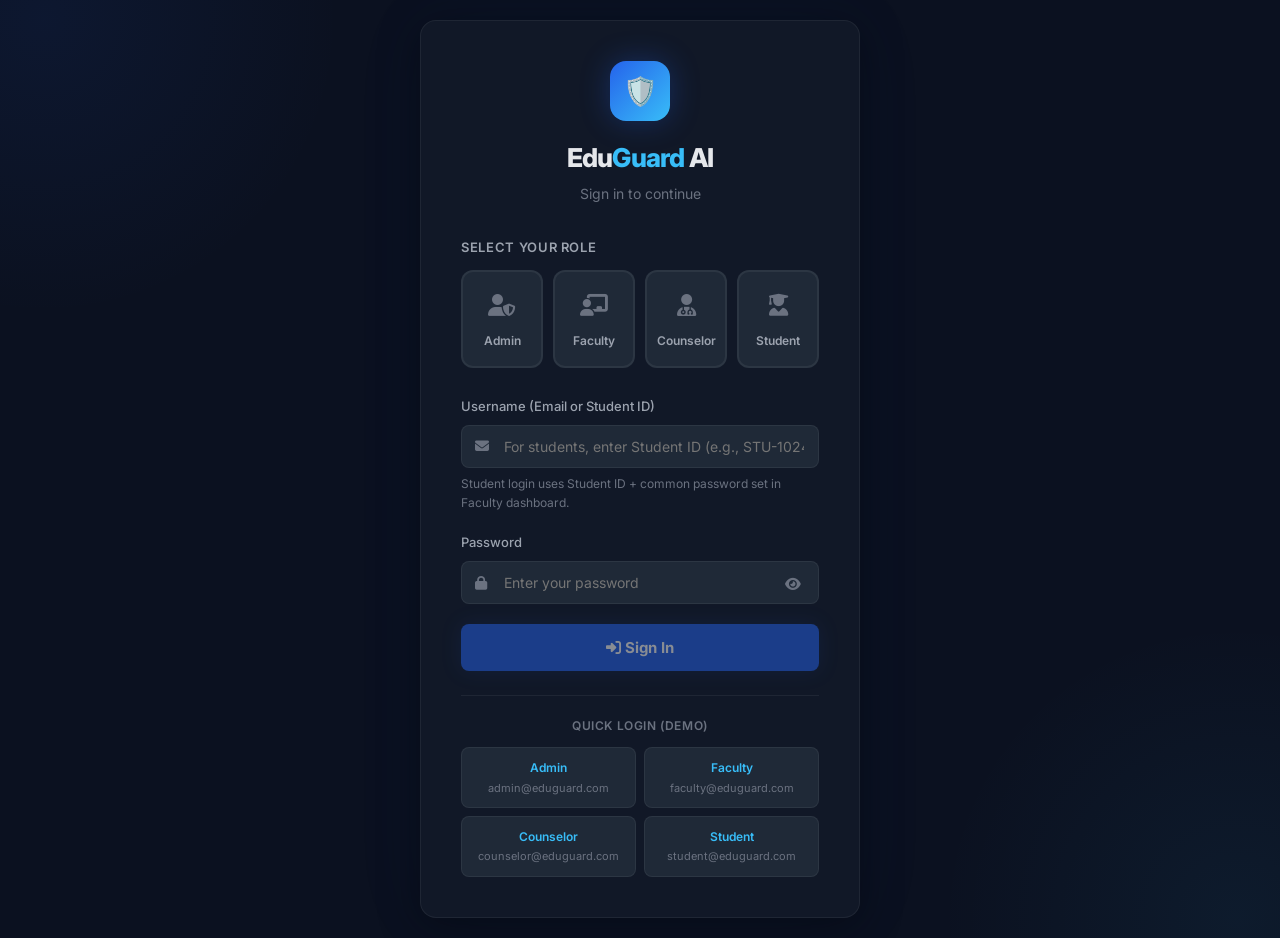
<file: frontend/login.html>
<!DOCTYPE html>
<html lang="en">

<head>
    <meta charset="UTF-8" />
    <meta name="viewport" content="width=device-width, initial-scale=1.0" />
    <title>EduGuard AI — Sign In</title>
    <meta name="description" content="Sign in to EduGuard AI Student Dropout Prediction and Counseling System" />
    <link rel="stylesheet" href="styles.css" />
    <link rel="stylesheet" href="https://cdnjs.cloudflare.com/ajax/libs/font-awesome/6.5.1/css/all.min.css" />
    <style>
        /* ===== Login Page Styles ===== */
        .login-page {
            min-height: 100vh;
            display: flex;
            align-items: center;
            justify-content: center;
            background: var(--bg-primary);
            position: relative;
            overflow: hidden;
        }

        .login-page::before {
            content: '';
            position: absolute;
            top: -30%;
            left: -20%;
            width: 600px;
            height: 600px;
            background: radial-gradient(circle, rgba(37, 99, 235, 0.08) 0%, transparent 70%);
            pointer-events: none;
        }

        .login-page::after {
            content: '';
            position: absolute;
            bottom: -30%;
            right: -20%;
            width: 600px;
            height: 600px;
            background: radial-gradient(circle, rgba(56, 189, 248, 0.06) 0%, transparent 70%);
            pointer-events: none;
        }

        .login-container {
            width: 100%;
            max-width: 480px;
            padding: 20px;
            position: relative;
            z-index: 2;
            animation: fadeInUp 0.6s ease;
        }

        @keyframes fadeInUp {
            from {
                opacity: 0;
                transform: translateY(24px);
            }

            to {
                opacity: 1;
                transform: translateY(0);
            }
        }

        .login-card {
            background: var(--bg-secondary);
            border: 1px solid var(--border-color);
            border-radius: var(--radius-lg);
            padding: 40px;
            box-shadow: 0 8px 40px rgba(0, 0, 0, 0.4), 0 0 80px rgba(37, 99, 235, 0.05);
        }

        .login-logo {
            text-align: center;
            margin-bottom: 32px;
        }

        .login-logo .logo-icon {
            width: 60px;
            height: 60px;
            margin: 0 auto 16px;
            background: linear-gradient(135deg, var(--accent-primary), var(--accent-secondary));
            border-radius: 16px;
            display: flex;
            align-items: center;
            justify-content: center;
            font-size: 28px;
            box-shadow: 0 0 30px rgba(37, 99, 235, 0.3);
        }

        .login-logo h1 {
            font-size: 26px;
            font-weight: 800;
            letter-spacing: -0.03em;
        }

        .login-logo h1 span {
            color: var(--accent-secondary);
        }

        .login-logo p {
            color: var(--text-muted);
            font-size: 14px;
            margin-top: 4px;
        }

        /* Role Selector */
        .role-selector {
            margin-bottom: 28px;
        }

        .role-selector label {
            display: block;
            font-size: 13px;
            font-weight: 600;
            color: var(--text-secondary);
            margin-bottom: 12px;
            text-transform: uppercase;
            letter-spacing: 0.05em;
        }

        .role-grid {
            display: grid;
            grid-template-columns: repeat(4, 1fr);
            gap: 10px;
        }

        .role-card {
            background: var(--bg-card);
            border: 2px solid var(--border-color);
            border-radius: var(--radius);
            padding: 16px 8px;
            text-align: center;
            cursor: pointer;
            transition: all 0.3s cubic-bezier(0.4, 0, 0.2, 1);
            position: relative;
            overflow: hidden;
        }

        .role-card:hover {
            border-color: rgba(37, 99, 235, 0.3);
            background: rgba(37, 99, 235, 0.05);
            transform: translateY(-2px);
        }

        .role-card.selected {
            border-color: var(--accent-primary);
            background: rgba(37, 99, 235, 0.1);
            box-shadow: 0 0 20px rgba(37, 99, 235, 0.15), inset 0 0 20px rgba(37, 99, 235, 0.05);
        }

        .role-card.selected::after {
            content: '✓';
            position: absolute;
            top: 6px;
            right: 8px;
            font-size: 11px;
            color: var(--accent-secondary);
            font-weight: 700;
            background: rgba(37, 99, 235, 0.2);
            width: 18px;
            height: 18px;
            border-radius: 50%;
            display: flex;
            align-items: center;
            justify-content: center;
        }

        .role-card .role-icon {
            font-size: 22px;
            margin-bottom: 8px;
            color: var(--text-muted);
            transition: color 0.3s;
        }

        .role-card.selected .role-icon {
            color: var(--accent-secondary);
        }

        .role-card .role-name {
            font-size: 12px;
            font-weight: 600;
            color: var(--text-secondary);
            transition: color 0.3s;
        }

        .role-card.selected .role-name {
            color: var(--text-primary);
        }

        /* Login Form */
        .login-form .form-group {
            margin-bottom: 20px;
        }

        .login-form .form-group label {
            display: block;
            font-size: 13px;
            font-weight: 500;
            color: var(--text-secondary);
            margin-bottom: 8px;
        }

        .login-form .input-wrapper {
            position: relative;
        }

        .login-form .input-wrapper .input-icon {
            position: absolute;
            left: 14px;
            top: 50%;
            transform: translateY(-50%);
            color: var(--text-muted);
            font-size: 14px;
            transition: color 0.3s;
        }

        .login-form .input-wrapper input {
            width: 100%;
            background: var(--bg-card);
            border: 1px solid var(--border-color);
            border-radius: var(--radius-sm);
            padding: 12px 14px 12px 42px;
            color: var(--text-primary);
            font-size: 14px;
            transition: all 0.3s cubic-bezier(0.4, 0, 0.2, 1);
        }

        .login-form .input-wrapper input:focus {
            border-color: var(--accent-primary);
            box-shadow: 0 0 0 3px rgba(37, 99, 235, 0.15);
        }

        .login-form .input-wrapper input:focus+.input-icon,
        .login-form .input-wrapper input:focus~.input-icon {
            color: var(--accent-primary);
        }

        .password-toggle {
            position: absolute;
            right: 14px;
            top: 50%;
            transform: translateY(-50%);
            background: none;
            border: none;
            color: var(--text-muted);
            cursor: pointer;
            font-size: 14px;
            padding: 4px;
            transition: color 0.3s;
        }

        .password-toggle:hover {
            color: var(--text-primary);
        }

        /* Login Button */
        .login-btn {
            width: 100%;
            padding: 14px;
            background: var(--accent-primary);
            color: #fff;
            border: none;
            border-radius: var(--radius-sm);
            font-size: 15px;
            font-weight: 700;
            cursor: pointer;
            transition: all 0.3s cubic-bezier(0.4, 0, 0.2, 1);
            display: flex;
            align-items: center;
            justify-content: center;
            gap: 10px;
            box-shadow: 0 0 20px rgba(37, 99, 235, 0.2);
            position: relative;
            overflow: hidden;
        }

        .login-btn:hover:not(:disabled) {
            background: #1D4ED8;
            box-shadow: 0 0 30px rgba(37, 99, 235, 0.4);
            transform: translateY(-1px);
        }

        .login-btn:disabled {
            opacity: 0.5;
            cursor: not-allowed;
            transform: none;
        }

        .login-btn.loading {
            pointer-events: none;
        }

        .login-btn .spinner {
            display: none;
            width: 18px;
            height: 18px;
            border: 2px solid rgba(255, 255, 255, 0.3);
            border-top-color: #fff;
            border-radius: 50%;
            animation: spin 0.6s linear infinite;
        }

        .login-btn.loading .spinner {
            display: block;
        }

        .login-btn.loading .btn-text {
            display: none;
        }

        @keyframes spin {
            to {
                transform: rotate(360deg);
            }
        }

        /* Error Message */
        .login-error {
            background: rgba(239, 68, 68, 0.1);
            border: 1px solid rgba(239, 68, 68, 0.2);
            border-radius: var(--radius-sm);
            padding: 12px 16px;
            color: #EF4444;
            font-size: 13px;
            font-weight: 500;
            margin-bottom: 20px;
            display: none;
            align-items: center;
            gap: 10px;
        }

        .login-error.visible {
            display: flex;
            animation: shakeError 0.5s ease;
        }

        @keyframes shakeError {

            0%,
            100% {
                transform: translateX(0);
            }

            15%,
            45%,
            75% {
                transform: translateX(-6px);
            }

            30%,
            60%,
            90% {
                transform: translateX(6px);
            }
        }

        /* Demo Credentials */
        .demo-credentials {
            margin-top: 24px;
            padding-top: 20px;
            border-top: 1px solid var(--border-color);
        }

        .demo-credentials h4 {
            font-size: 12px;
            font-weight: 600;
            color: var(--text-muted);
            text-transform: uppercase;
            letter-spacing: 0.05em;
            margin-bottom: 12px;
            text-align: center;
        }

        .demo-grid {
            display: grid;
            grid-template-columns: repeat(2, 1fr);
            gap: 8px;
        }

        .demo-item {
            background: var(--bg-card);
            border: 1px solid var(--border-color);
            border-radius: var(--radius-sm);
            padding: 10px 12px;
            cursor: pointer;
            transition: all 0.2s;
            text-align: center;
        }

        .demo-item:hover {
            border-color: var(--accent-primary);
            background: rgba(37, 99, 235, 0.05);
        }

        .demo-item .demo-role {
            font-size: 12px;
            font-weight: 600;
            color: var(--accent-secondary);
            margin-bottom: 2px;
        }

        .demo-item .demo-email {
            font-size: 11px;
            color: var(--text-muted);
        }

        /* Responsive */
        @media (max-width: 480px) {
            .login-card {
                padding: 28px 20px;
            }

            .role-grid {
                grid-template-columns: repeat(2, 1fr);
            }
        }
    </style>
</head>

<body>

    <div class="login-page">
        <div class="login-container">
            <div class="login-card">

                <!-- Logo -->
                <div class="login-logo">
                    <div class="logo-icon">🛡️</div>
                    <h1>Edu<span>Guard</span> AI</h1>
                    <p>Sign in to continue</p>
                </div>

                <!-- Role Selector -->
                <div class="role-selector">
                    <label>Select Your Role</label>
                    <div class="role-grid">
                        <div class="role-card" data-role="admin" onclick="selectRole('admin', this)">
                            <div class="role-icon"><i class="fas fa-user-shield"></i></div>
                            <div class="role-name">Admin</div>
                        </div>
                        <div class="role-card" data-role="faculty" onclick="selectRole('faculty', this)">
                            <div class="role-icon"><i class="fas fa-chalkboard-teacher"></i></div>
                            <div class="role-name">Faculty</div>
                        </div>
                        <div class="role-card" data-role="counselor" onclick="selectRole('counselor', this)">
                            <div class="role-icon"><i class="fas fa-user-md"></i></div>
                            <div class="role-name">Counselor</div>
                        </div>
                        <div class="role-card" data-role="student" onclick="selectRole('student', this)">
                            <div class="role-icon"><i class="fas fa-user-graduate"></i></div>
                            <div class="role-name">Student</div>
                        </div>
                    </div>
                </div>

                <!-- Error Message -->
                <div class="login-error" id="loginError">
                    <i class="fas fa-exclamation-circle"></i>
                    <span id="loginErrorText">Invalid credentials. Please try again.</span>
                </div>

                <!-- Login Form -->
                <form class="login-form" id="loginForm" onsubmit="handleLogin(event)">
                    <div class="form-group">
                        <label for="loginEmail">Username (Email or Student ID)</label>
                        <div class="input-wrapper">
                            <input type="text" id="loginEmail" placeholder="For students, enter Student ID (e.g., STU-1024)" required
                                autocomplete="username" />
                            <i class="fas fa-envelope input-icon"></i>
                        </div>
                        <div class="text-muted" style="font-size:12px;margin-top:6px;">
                            Student login uses Student ID + common password set in Faculty dashboard.
                        </div>
                    </div>

                    <div class="form-group">
                        <label for="loginPassword">Password</label>
                        <div class="input-wrapper">
                            <input type="password" id="loginPassword" placeholder="Enter your password" required
                                autocomplete="current-password" />
                            <i class="fas fa-lock input-icon"></i>
                            <button type="button" class="password-toggle" onclick="togglePassword()"
                                title="Show/Hide Password">
                                <i class="fas fa-eye" id="passwordToggleIcon"></i>
                            </button>
                        </div>
                    </div>

                    <button type="submit" class="login-btn" id="loginBtn" disabled>
                        <span class="spinner"></span>
                        <span class="btn-text"><i class="fas fa-sign-in-alt"></i> Sign In</span>
                    </button>
                </form>

                <!-- Demo Credentials -->
                <div class="demo-credentials">
                    <h4>Quick Login (Demo)</h4>
                    <div class="demo-grid">
                        <div class="demo-item" onclick="fillDemo('admin')">
                            <div class="demo-role">Admin</div>
                            <div class="demo-email">admin@eduguard.com</div>
                        </div>
                        <div class="demo-item" onclick="fillDemo('faculty')">
                            <div class="demo-role">Faculty</div>
                            <div class="demo-email">faculty@eduguard.com</div>
                        </div>
                        <div class="demo-item" onclick="fillDemo('counselor')">
                            <div class="demo-role">Counselor</div>
                            <div class="demo-email">counselor@eduguard.com</div>
                        </div>
                        <div class="demo-item" onclick="fillDemo('student')">
                            <div class="demo-role">Student</div>
                            <div class="demo-email">student@eduguard.com</div>
                        </div>
                    </div>
                </div>

            </div>
        </div>
    </div>

    <script src="auth.js?v=2"></script>

</body>

</html>
</file>
<file: frontend/styles.css>
/* ==========================================
   EduGuard AI - Design System & Styles
   Dark Futuristic SaaS Dashboard
   ========================================== */

@import url('https://fonts.googleapis.com/css2?family=Inter:wght@300;400;500;600;700;800;900&display=swap');

/* ---------- CSS Variables ---------- */
:root {
  --bg-primary: #0B1120;
  --bg-secondary: #111827;
  --bg-card: #1F2937;
  --bg-card-hover: #263348;
  --accent-primary: #2563EB;
  --accent-secondary: #38BDF8;
  --danger: #EF4444;
  --danger-glow: rgba(239, 68, 68, 0.25);
  --accent-glow: rgba(37, 99, 235, 0.3);
  --accent-glow-strong: rgba(37, 99, 235, 0.5);
  --text-primary: #E5E7EB;
  --text-secondary: #9CA3AF;
  --text-muted: #6B7280;
  --border-color: rgba(255, 255, 255, 0.06);
  --border-accent: rgba(37, 99, 235, 0.3);
  --shadow-sm: 0 1px 2px rgba(0, 0, 0, 0.3);
  --shadow-md: 0 4px 12px rgba(0, 0, 0, 0.4);
  --shadow-lg: 0 8px 32px rgba(0, 0, 0, 0.5);
  --shadow-glow: 0 0 20px rgba(37, 99, 235, 0.15);
  --shadow-danger: 0 0 20px rgba(239, 68, 68, 0.15);
  --radius: 12px;
  --radius-sm: 8px;
  --radius-lg: 16px;
  --sidebar-width: 260px;
  --navbar-height: 64px;
  --transition: all 0.3s cubic-bezier(0.4, 0, 0.2, 1);
}

/* ---------- Reset ---------- */
*, *::before, *::after {
  margin: 0;
  padding: 0;
  box-sizing: border-box;
}

html {
  scroll-behavior: smooth;
}

body {
  font-family: 'Inter', -apple-system, BlinkMacSystemFont, sans-serif;
  background: var(--bg-primary);
  color: var(--text-primary);
  line-height: 1.6;
  overflow-x: hidden;
  min-height: 100vh;
}

a {
  text-decoration: none;
  color: inherit;
}

button {
  cursor: pointer;
  border: none;
  outline: none;
  font-family: inherit;
}

input, select, textarea {
  font-family: inherit;
  outline: none;
}

/* ---------- Scrollbar ---------- */
::-webkit-scrollbar {
  width: 6px;
}
::-webkit-scrollbar-track {
  background: var(--bg-primary);
}
::-webkit-scrollbar-thumb {
  background: var(--bg-card);
  border-radius: 3px;
}
::-webkit-scrollbar-thumb:hover {
  background: var(--text-muted);
}

/* ---------- App Layout ---------- */
.app-container {
  display: flex;
  min-height: 100vh;
}

/* ---------- Sidebar ---------- */
.sidebar {
  width: var(--sidebar-width);
  background: var(--bg-secondary);
  border-right: 1px solid var(--border-color);
  display: flex;
  flex-direction: column;
  position: fixed;
  top: 0;
  left: 0;
  bottom: 0;
  z-index: 100;
  transition: var(--transition);
}

.sidebar-logo {
  padding: 24px 20px;
  display: flex;
  align-items: center;
  gap: 12px;
  border-bottom: 1px solid var(--border-color);
}

.sidebar-logo .logo-icon {
  width: 40px;
  height: 40px;
  background: linear-gradient(135deg, var(--accent-primary), var(--accent-secondary));
  border-radius: 10px;
  display: flex;
  align-items: center;
  justify-content: center;
  font-size: 20px;
  box-shadow: 0 0 20px rgba(37, 99, 235, 0.3);
}

.sidebar-logo h1 {
  font-size: 18px;
  font-weight: 700;
  color: var(--text-primary);
  letter-spacing: -0.02em;
}

.sidebar-logo h1 span {
  color: var(--accent-secondary);
}

.sidebar-nav {
  flex: 1;
  padding: 16px 12px;
  display: flex;
  flex-direction: column;
  gap: 4px;
  overflow-y: auto;
}

.nav-item {
  display: flex;
  align-items: center;
  gap: 12px;
  padding: 12px 16px;
  border-radius: var(--radius-sm);
  color: var(--text-secondary);
  font-size: 14px;
  font-weight: 500;
  transition: var(--transition);
  cursor: pointer;
  position: relative;
}

.nav-item:hover {
  background: rgba(37, 99, 235, 0.08);
  color: var(--text-primary);
}

.nav-item.active {
  background: rgba(37, 99, 235, 0.15);
  color: var(--accent-secondary);
  box-shadow: 0 0 20px rgba(37, 99, 235, 0.1), inset 0 0 20px rgba(37, 99, 235, 0.05);
}

.nav-item.active::before {
  content: '';
  position: absolute;
  left: 0;
  top: 50%;
  transform: translateY(-50%);
  width: 3px;
  height: 24px;
  background: var(--accent-primary);
  border-radius: 0 3px 3px 0;
  box-shadow: 0 0 10px var(--accent-primary);
}

.nav-item .nav-icon {
  font-size: 18px;
  width: 22px;
  text-align: center;
}

.nav-item .nav-badge {
  margin-left: auto;
  background: var(--danger);
  color: #fff;
  font-size: 11px;
  font-weight: 600;
  padding: 2px 8px;
  border-radius: 10px;
  min-width: 22px;
  text-align: center;
}

.sidebar-footer {
  padding: 16px 12px;
  border-top: 1px solid var(--border-color);
}

.sidebar-user {
  display: flex;
  align-items: center;
  gap: 12px;
  padding: 12px 16px;
  border-radius: var(--radius-sm);
  cursor: pointer;
  transition: var(--transition);
}

.sidebar-user:hover {
  background: rgba(255, 255, 255, 0.04);
}

.sidebar-user .user-avatar {
  width: 36px;
  height: 36px;
  border-radius: 50%;
  background: linear-gradient(135deg, var(--accent-primary), #7C3AED);
  display: flex;
  align-items: center;
  justify-content: center;
  font-weight: 600;
  font-size: 14px;
}

.sidebar-user .user-info {
  flex: 1;
  min-width: 0;
}

.sidebar-user .user-name {
  font-size: 13px;
  font-weight: 600;
  white-space: nowrap;
  overflow: hidden;
  text-overflow: ellipsis;
}

.sidebar-user .user-role {
  font-size: 11px;
  color: var(--text-muted);
}

/* ---------- Main Content ---------- */
.main-content {
  flex: 1;
  margin-left: var(--sidebar-width);
  min-height: 100vh;
  display: flex;
  flex-direction: column;
}

/* ---------- Top Navbar ---------- */
.top-navbar {
  height: var(--navbar-height);
  background: rgba(17, 24, 39, 0.8);
  backdrop-filter: blur(20px);
  border-bottom: 1px solid var(--border-color);
  display: flex;
  align-items: center;
  padding: 0 28px;
  gap: 16px;
  position: sticky;
  top: 0;
  z-index: 50;
}

.navbar-search {
  flex: 1;
  max-width: 480px;
  position: relative;
}

.navbar-search input {
  width: 100%;
  background: var(--bg-card);
  border: 1px solid var(--border-color);
  border-radius: var(--radius-sm);
  padding: 10px 16px 10px 42px;
  color: var(--text-primary);
  font-size: 13px;
  transition: var(--transition);
}

.navbar-search input::placeholder {
  color: var(--text-muted);
}

.navbar-search input:focus {
  border-color: var(--accent-primary);
  box-shadow: 0 0 0 3px rgba(37, 99, 235, 0.15);
}

.navbar-search .search-icon {
  position: absolute;
  left: 14px;
  top: 50%;
  transform: translateY(-50%);
  color: var(--text-muted);
  font-size: 14px;
}

.navbar-actions {
  display: flex;
  align-items: center;
  gap: 8px;
  margin-left: auto;
}

.navbar-btn {
  width: 40px;
  height: 40px;
  border-radius: var(--radius-sm);
  background: transparent;
  color: var(--text-secondary);
  display: flex;
  align-items: center;
  justify-content: center;
  font-size: 18px;
  transition: var(--transition);
  position: relative;
}

.navbar-btn:hover {
  background: rgba(255, 255, 255, 0.06);
  color: var(--text-primary);
}

.navbar-btn .notif-dot {
  position: absolute;
  top: 8px;
  right: 8px;
  width: 8px;
  height: 8px;
  background: var(--danger);
  border-radius: 50%;
  border: 2px solid var(--bg-secondary);
}

.ai-assistant-btn {
  background: linear-gradient(135deg, var(--accent-primary), var(--accent-secondary)) !important;
  color: #fff !important;
  padding: 0 16px !important;
  width: auto !important;
  gap: 8px;
  font-size: 13px !important;
  font-weight: 600;
  box-shadow: 0 0 20px rgba(37, 99, 235, 0.3);
  animation: aiPulse 3s ease-in-out infinite;
}

.ai-assistant-btn:hover {
  box-shadow: 0 0 30px rgba(37, 99, 235, 0.5);
  transform: translateY(-1px);
}

@keyframes aiPulse {
  0%, 100% { box-shadow: 0 0 20px rgba(37, 99, 235, 0.3); }
  50% { box-shadow: 0 0 30px rgba(37, 99, 235, 0.5), 0 0 60px rgba(56, 189, 248, 0.2); }
}

.navbar-avatar {
  width: 36px;
  height: 36px;
  border-radius: 50%;
  background: linear-gradient(135deg, var(--accent-primary), #7C3AED);
  display: flex;
  align-items: center;
  justify-content: center;
  font-weight: 600;
  font-size: 13px;
  cursor: pointer;
  margin-left: 4px;
  border: 2px solid transparent;
  transition: var(--transition);
}

.navbar-avatar:hover {
  border-color: var(--accent-primary);
}

/* ---------- Page Content ---------- */
.page-content {
  flex: 1;
  padding: 28px;
}

.page-header {
  margin-bottom: 28px;
}

.page-header h2 {
  font-size: 24px;
  font-weight: 700;
  letter-spacing: -0.02em;
  margin-bottom: 4px;
}

.page-header p {
  color: var(--text-secondary);
  font-size: 14px;
}

.page-header .header-actions {
  display: flex;
  gap: 12px;
  margin-top: 16px;
}

/* ---------- Stats Grid ---------- */
.stats-grid {
  display: grid;
  grid-template-columns: repeat(auto-fit, minmax(240px, 1fr));
  gap: 20px;
  margin-bottom: 28px;
}

.stat-card {
  background: var(--bg-card);
  border: 1px solid var(--border-color);
  border-radius: var(--radius);
  padding: 24px;
  position: relative;
  overflow: hidden;
  transition: var(--transition);
}

.stat-card:hover {
  border-color: var(--border-accent);
  transform: translateY(-2px);
  box-shadow: var(--shadow-glow);
}

.stat-card.danger {
  border-color: rgba(239, 68, 68, 0.2);
}

.stat-card.danger:hover {
  border-color: rgba(239, 68, 68, 0.4);
  box-shadow: var(--shadow-danger);
}

.stat-card .stat-icon {
  width: 44px;
  height: 44px;
  border-radius: 10px;
  display: flex;
  align-items: center;
  justify-content: center;
  font-size: 20px;
  margin-bottom: 16px;
}

.stat-card .stat-icon.blue {
  background: rgba(37, 99, 235, 0.15);
  color: var(--accent-primary);
}

.stat-card .stat-icon.red {
  background: rgba(239, 68, 68, 0.15);
  color: var(--danger);
}

.stat-card .stat-icon.cyan {
  background: rgba(56, 189, 248, 0.15);
  color: var(--accent-secondary);
}

.stat-card .stat-label {
  font-size: 13px;
  color: var(--text-secondary);
  margin-bottom: 8px;
  font-weight: 500;
}

.stat-card .stat-value {
  font-size: 32px;
  font-weight: 800;
  letter-spacing: -0.03em;
  line-height: 1;
}

.stat-card .stat-value.danger-text {
  color: var(--danger);
}

.stat-card .stat-change {
  display: flex;
  align-items: center;
  gap: 4px;
  margin-top: 8px;
  font-size: 12px;
  font-weight: 500;
}

.stat-card .stat-change.up {
  color: var(--danger);
}

.stat-card .stat-change.down {
  color: var(--accent-secondary);
}

.stat-card .stat-glow {
  position: absolute;
  top: -50%;
  right: -50%;
  width: 150px;
  height: 150px;
  border-radius: 50%;
  opacity: 0.08;
  pointer-events: none;
}

.stat-card .stat-glow.red {
  background: radial-gradient(circle, var(--danger) 0%, transparent 70%);
}

.stat-card .stat-glow.blue {
  background: radial-gradient(circle, var(--accent-primary) 0%, transparent 70%);
}

.stat-card .stat-glow.cyan {
  background: radial-gradient(circle, var(--accent-secondary) 0%, transparent 70%);
}

/* ---------- Cards ---------- */
.card {
  background: var(--bg-card);
  border: 1px solid var(--border-color);
  border-radius: var(--radius);
  overflow: hidden;
  transition: var(--transition);
}

.card:hover {
  border-color: var(--border-accent);
}

.card-header {
  padding: 20px 24px;
  border-bottom: 1px solid var(--border-color);
  display: flex;
  align-items: center;
  justify-content: space-between;
}

.card-header h3 {
  font-size: 16px;
  font-weight: 600;
}

.card-body {
  padding: 24px;
}

/* ---------- Tables ---------- */
.data-table {
  width: 100%;
  border-collapse: collapse;
}

.data-table th {
  padding: 14px 16px;
  text-align: left;
  font-size: 12px;
  font-weight: 600;
  color: var(--text-muted);
  text-transform: uppercase;
  letter-spacing: 0.05em;
  border-bottom: 1px solid var(--border-color);
  white-space: nowrap;
}

.data-table td {
  padding: 16px;
  font-size: 14px;
  border-bottom: 1px solid var(--border-color);
  vertical-align: middle;
}

.data-table tbody tr {
  transition: var(--transition);
}

.data-table tbody tr:hover {
  background: rgba(239, 68, 68, 0.04);
}

.data-table tbody tr:last-child td {
  border-bottom: none;
}

.data-table .student-info {
  display: flex;
  align-items: center;
  gap: 12px;
}

.data-table .student-avatar {
  width: 36px;
  height: 36px;
  border-radius: 50%;
  background: linear-gradient(135deg, var(--danger), #DC2626);
  display: flex;
  align-items: center;
  justify-content: center;
  font-weight: 600;
  font-size: 13px;
  color: #fff;
  flex-shrink: 0;
}

.data-table .student-name {
  font-weight: 600;
  color: var(--text-primary);
}

.data-table .student-id-text {
  font-size: 12px;
  color: var(--text-muted);
}

/* Risk Score */
.risk-score {
  display: inline-flex;
  align-items: center;
  gap: 6px;
  font-weight: 700;
  color: var(--danger);
  font-size: 15px;
}

.risk-score .risk-bar {
  width: 60px;
  height: 5px;
  background: rgba(239, 68, 68, 0.15);
  border-radius: 3px;
  overflow: hidden;
}

.risk-score .risk-bar-fill {
  height: 100%;
  background: var(--danger);
  border-radius: 3px;
  transition: width 0.6s ease;
}

.risk-trend {
  display: inline-flex;
  align-items: center;
  gap: 4px;
  font-size: 13px;
  font-weight: 600;
}

.risk-trend.up {
  color: var(--danger);
}

.risk-trend.down {
  color: var(--accent-secondary);
}

/* Risk Factor Icons */
.risk-factors {
  display: flex;
  gap: 6px;
}

.risk-factor-icon {
  width: 30px;
  height: 30px;
  border-radius: 6px;
  display: flex;
  align-items: center;
  justify-content: center;
  font-size: 14px;
  transition: var(--transition);
  cursor: default;
  position: relative;
}

.risk-factor-icon.financial {
  background: rgba(239, 68, 68, 0.12);
  color: #EF4444;
}

.risk-factor-icon.attendance {
  background: rgba(245, 158, 11, 0.12);
  color: #F59E0B;
}

.risk-factor-icon.academic {
  background: rgba(139, 92, 246, 0.12);
  color: #8B5CF6;
}

.risk-factor-icon.family {
  background: rgba(236, 72, 153, 0.12);
  color: #EC4899;
}

.risk-factor-icon:hover {
  transform: scale(1.15);
}

.risk-factor-icon .tooltip {
  position: absolute;
  bottom: calc(100% + 6px);
  left: 50%;
  transform: translateX(-50%);
  background: var(--bg-primary);
  border: 1px solid var(--border-color);
  color: var(--text-primary);
  font-size: 11px;
  font-weight: 500;
  padding: 4px 8px;
  border-radius: 6px;
  white-space: nowrap;
  opacity: 0;
  pointer-events: none;
  transition: opacity 0.2s;
}

.risk-factor-icon:hover .tooltip {
  opacity: 1;
}

/* ---------- Buttons ---------- */
.btn {
  display: inline-flex;
  align-items: center;
  gap: 8px;
  padding: 10px 18px;
  border-radius: var(--radius-sm);
  font-size: 13px;
  font-weight: 600;
  transition: var(--transition);
  border: none;
  cursor: pointer;
}

.btn-primary {
  background: var(--accent-primary);
  color: #fff;
  box-shadow: 0 0 15px rgba(37, 99, 235, 0.2);
}

.btn-primary:hover {
  background: #1D4ED8;
  box-shadow: 0 0 25px rgba(37, 99, 235, 0.35);
  transform: translateY(-1px);
}

.btn-danger {
  background: var(--danger);
  color: #fff;
  box-shadow: 0 0 15px rgba(239, 68, 68, 0.2);
}

.btn-danger:hover {
  background: #DC2626;
  box-shadow: 0 0 25px rgba(239, 68, 68, 0.35);
  transform: translateY(-1px);
}

.btn-outline {
  background: transparent;
  color: var(--text-secondary);
  border: 1px solid var(--border-color);
}

.btn-outline:hover {
  background: rgba(255, 255, 255, 0.04);
  color: var(--text-primary);
  border-color: rgba(255, 255, 255, 0.12);
}

.btn-ghost {
  background: transparent;
  color: var(--accent-primary);
  padding: 8px 12px;
}

.btn-ghost:hover {
  background: rgba(37, 99, 235, 0.08);
}

.btn-sm {
  padding: 7px 12px;
  font-size: 12px;
}

.btn-icon {
  width: 36px;
  height: 36px;
  padding: 0;
  justify-content: center;
}

th .sort-icon {
  cursor: pointer;
  opacity: 0.4;
  margin-left: 4px;
}

/* ---------- Badges ---------- */
.badge {
  display: inline-flex;
  align-items: center;
  gap: 4px;
  padding: 4px 10px;
  border-radius: 20px;
  font-size: 11px;
  font-weight: 600;
  letter-spacing: 0.02em;
}

.badge-danger {
  background: rgba(239, 68, 68, 0.15);
  color: #EF4444;
}

.badge-blue {
  background: rgba(37, 99, 235, 0.15);
  color: var(--accent-primary);
}

.badge-cyan {
  background: rgba(56, 189, 248, 0.15);
  color: var(--accent-secondary);
}

.badge-pending {
  background: rgba(245, 158, 11, 0.15);
  color: #F59E0B;
}

.badge-active {
  background: rgba(37, 99, 235, 0.15);
  color: var(--accent-primary);
}

.badge-completed {
  background: rgba(56, 189, 248, 0.15);
  color: var(--accent-secondary);
}

/* ---------- Filters ---------- */
.filters-bar {
  display: flex;
  align-items: center;
  gap: 12px;
  margin-bottom: 20px;
  flex-wrap: wrap;
}

.filter-select {
  background: var(--bg-card);
  border: 1px solid var(--border-color);
  border-radius: var(--radius-sm);
  padding: 10px 14px;
  color: var(--text-primary);
  font-size: 13px;
  min-width: 160px;
  transition: var(--transition);
  appearance: auto;
}

.filter-select:focus {
  border-color: var(--accent-primary);
  box-shadow: 0 0 0 3px rgba(37, 99, 235, 0.15);
}

/* ---------- Student Risk Card Grid (Counselor) ---------- */
.risk-cards-grid {
  display: grid;
  grid-template-columns: repeat(auto-fill, minmax(300px, 1fr));
  gap: 20px;
}

.risk-card {
  background: var(--bg-card);
  border: 1px solid rgba(239, 68, 68, 0.15);
  border-radius: var(--radius);
  padding: 24px;
  transition: var(--transition);
  position: relative;
  overflow: hidden;
}

.risk-card:hover {
  border-color: rgba(239, 68, 68, 0.35);
  transform: translateY(-3px);
  box-shadow: 0 8px 32px rgba(239, 68, 68, 0.1);
}

.risk-card .risk-card-header {
  display: flex;
  align-items: flex-start;
  justify-content: space-between;
  margin-bottom: 16px;
}

.risk-card .risk-card-header .student-info-col h4 {
  font-size: 16px;
  font-weight: 600;
  margin-bottom: 2px;
}

.risk-card .risk-card-header .student-info-col span {
  font-size: 12px;
  color: var(--text-muted);
}

.risk-card .risk-score-large {
  font-size: 36px;
  font-weight: 900;
  color: var(--danger);
  line-height: 1;
  text-shadow: 0 0 20px rgba(239, 68, 68, 0.3);
}

.risk-card .risk-factors-row {
  display: flex;
  gap: 8px;
  margin-bottom: 16px;
}

.risk-card .risk-detail {
  font-size: 13px;
  color: var(--text-secondary);
  margin-bottom: 8px;
  display: flex;
  align-items: center;
  gap: 8px;
}

.risk-card .risk-detail span {
  color: var(--text-muted);
  font-size: 14px;
}

.risk-card .risk-card-actions {
  display: flex;
  gap: 8px;
  margin-top: 16px;
  flex-wrap: wrap;
}

.risk-card .glow-overlay {
  position: absolute;
  top: -40%;
  right: -40%;
  width: 200px;
  height: 200px;
  background: radial-gradient(circle, rgba(239, 68, 68, 0.08) 0%, transparent 70%);
  pointer-events: none;
}

/* ---------- Student Dashboard ---------- */
.student-risk-display {
  display: flex;
  flex-direction: column;
  align-items: center;
  text-align: center;
  padding: 40px;
}

.risk-circle {
  width: 200px;
  height: 200px;
  border-radius: 50%;
  position: relative;
  display: flex;
  align-items: center;
  justify-content: center;
  margin-bottom: 24px;
}

.risk-circle svg {
  position: absolute;
  top: 0;
  left: 0;
  width: 100%;
  height: 100%;
  transform: rotate(-90deg);
}

.risk-circle .risk-circle-bg {
  fill: none;
  stroke: rgba(239, 68, 68, 0.1);
  stroke-width: 8;
}

.risk-circle .risk-circle-fill {
  fill: none;
  stroke: var(--danger);
  stroke-width: 8;
  stroke-linecap: round;
  stroke-dasharray: 565;
  stroke-dashoffset: 565;
  transition: stroke-dashoffset 1.5s ease;
  filter: drop-shadow(0 0 8px rgba(239, 68, 68, 0.4));
}

.risk-circle .risk-value {
  font-size: 48px;
  font-weight: 900;
  color: var(--danger);
  line-height: 1;
}

.risk-circle .risk-label {
  font-size: 12px;
  color: var(--text-muted);
  text-transform: uppercase;
  letter-spacing: 0.1em;
  margin-top: 4px;
}

.risk-explanation {
  max-width: 400px;
  font-size: 14px;
  color: var(--text-secondary);
  line-height: 1.7;
}

.support-cards-grid {
  display: grid;
  grid-template-columns: repeat(auto-fit, minmax(220px, 1fr));
  gap: 16px;
  margin-top: 24px;
}

.support-card {
  background: var(--bg-card);
  border: 1px solid var(--border-color);
  border-radius: var(--radius);
  padding: 20px;
  text-align: center;
  transition: var(--transition);
}

.support-card:hover {
  border-color: var(--border-accent);
  transform: translateY(-2px);
}

.support-card .support-icon {
  width: 48px;
  height: 48px;
  border-radius: 12px;
  display: flex;
  align-items: center;
  justify-content: center;
  margin: 0 auto 12px;
  font-size: 22px;
}

.support-card .support-icon.blue {
  background: rgba(37, 99, 235, 0.15);
  color: var(--accent-primary);
}

.support-card .support-icon.cyan {
  background: rgba(56, 189, 248, 0.15);
  color: var(--accent-secondary);
}

.support-card .support-icon.purple {
  background: rgba(139, 92, 246, 0.15);
  color: #8B5CF6;
}

.support-card h4 {
  font-size: 14px;
  font-weight: 600;
  margin-bottom: 4px;
}

.support-card p {
  font-size: 12px;
  color: var(--text-secondary);
}

/* ---------- Charts Placeholder ---------- */
.chart-container {
  background: var(--bg-card);
  border: 1px solid var(--border-color);
  border-radius: var(--radius);
  padding: 24px;
  min-height: 280px;
  position: relative;
}

.chart-container .chart-header {
  display: flex;
  align-items: center;
  justify-content: space-between;
  margin-bottom: 20px;
}

.chart-container .chart-header h3 {
  font-size: 16px;
  font-weight: 600;
}

.charts-grid {
  display: grid;
  grid-template-columns: repeat(auto-fit, minmax(380px, 1fr));
  gap: 20px;
}

.chart-canvas {
  width: 100%;
  height: 220px;
}

#page-analytics .analytics-charts-grid {
  gap: 8px;
  grid-template-columns: repeat(auto-fit, minmax(260px, 1fr));
}

#page-analytics .analytics-chart-card {
  padding: 8px;
  min-height: 120px !important;
  height: 120px !important;
  max-height: 120px !important;
  overflow: hidden;
}

#page-analytics .analytics-chart-card .chart-header {
  margin-bottom: 6px;
}

#page-analytics .analytics-chart-card .chart-header h3 {
  font-size: 11px;
}

#page-analytics .analytics-chart-canvas {
  height: 84px !important;
  max-height: 84px !important;
}

#page-analytics .analytics-top-card {
  min-height: 112px;
  padding: 7px;
  height: 112px !important;
  max-height: 112px !important;
}

#page-analytics .analytics-top-card .chart-header {
  margin-bottom: 6px;
}

#page-analytics .analytics-top-canvas {
  height: 76px !important;
  max-height: 76px !important;
}

#page-analytics > .analytics-chart-card {
  max-width: 640px;
  margin-left: 0;
}

/* ---------- Modal ---------- */
.modal-overlay {
  position: fixed;
  inset: 0;
  background: rgba(0, 0, 0, 0.6);
  backdrop-filter: blur(4px);
  z-index: 200;
  display: flex;
  align-items: center;
  justify-content: center;
  opacity: 0;
  pointer-events: none;
  transition: opacity 0.3s;
}

.modal-overlay.active {
  opacity: 1;
  pointer-events: auto;
}

.modal {
  background: var(--bg-card);
  border: 1px solid var(--border-color);
  border-radius: var(--radius-lg);
  width: 90%;
  max-width: 520px;
  max-height: 80vh;
  overflow-y: auto;
  transform: scale(0.95) translateY(10px);
  transition: transform 0.3s;
  box-shadow: var(--shadow-lg);
}

.modal-overlay.active .modal {
  transform: scale(1) translateY(0);
}

.modal-header {
  padding: 24px 24px 0;
  display: flex;
  align-items: center;
  justify-content: space-between;
}

.modal-header h3 {
  font-size: 18px;
  font-weight: 700;
}

.modal-close {
  width: 32px;
  height: 32px;
  border-radius: 8px;
  background: transparent;
  color: var(--text-muted);
  display: flex;
  align-items: center;
  justify-content: center;
  font-size: 18px;
  transition: var(--transition);
  cursor: pointer;
  border: none;
}

.modal-close:hover {
  background: rgba(255, 255, 255, 0.06);
  color: var(--text-primary);
}

.modal-body {
  padding: 24px;
}

.risk-trend-modal {
  max-width: 860px;
}

.risk-trend-subtitle {
  font-size: 12px;
  color: var(--text-secondary);
  margin-top: 4px;
}

.risk-trend-body {
  display: grid;
  gap: 14px;
}

.risk-trend-stats {
  display: grid;
  gap: 12px;
  grid-template-columns: repeat(3, minmax(0, 1fr));
}

.trend-stat-card {
  background: linear-gradient(180deg, rgba(255, 255, 255, 0.02), rgba(255, 255, 255, 0));
  border: 1px solid var(--border-color);
  border-radius: var(--radius);
  padding: 14px;
}

.trend-stat-label {
  font-size: 12px;
  font-weight: 600;
  color: var(--text-secondary);
  margin-bottom: 8px;
  text-transform: uppercase;
  letter-spacing: 0.04em;
}

.trend-chip {
  display: inline-flex;
  align-items: center;
  gap: 6px;
  padding: 6px 12px;
  border-radius: 999px;
  border: 1px solid var(--border-color);
  font-size: 12px;
  font-weight: 700;
  letter-spacing: 0.02em;
}

.trend-chip.declining {
  color: var(--danger);
  background: rgba(239, 68, 68, 0.12);
  border-color: rgba(239, 68, 68, 0.35);
}

.trend-chip.improving {
  color: var(--accent-secondary);
  background: rgba(56, 189, 248, 0.12);
  border-color: rgba(56, 189, 248, 0.35);
}

.trend-chip.stable {
  color: var(--text-secondary);
  background: rgba(156, 163, 175, 0.12);
  border-color: rgba(156, 163, 175, 0.24);
}

.risk-trend-card .card-header {
  padding: 14px 16px;
}

.risk-driver-list {
  list-style: none;
  display: grid;
  gap: 8px;
  font-size: 13px;
}

.risk-driver-list li {
  position: relative;
  padding-left: 14px;
  color: var(--text-primary);
}

.risk-driver-list li::before {
  content: "";
  position: absolute;
  left: 0;
  top: 8px;
  width: 6px;
  height: 6px;
  border-radius: 50%;
  background: var(--accent-primary);
}

.risk-trend-table tbody tr:nth-child(even) {
  background: rgba(255, 255, 255, 0.02);
}

@media (max-width: 820px) {
  .risk-trend-stats {
    grid-template-columns: 1fr;
  }
}

.form-group {
  margin-bottom: 18px;
}

.form-group label {
  display: block;
  font-size: 13px;
  font-weight: 500;
  color: var(--text-secondary);
  margin-bottom: 6px;
}

.form-group input,
.form-group select,
.form-group textarea {
  width: 100%;
  background: var(--bg-secondary);
  border: 1px solid var(--border-color);
  border-radius: var(--radius-sm);
  padding: 10px 14px;
  color: var(--text-primary);
  font-size: 14px;
  transition: var(--transition);
}

.form-group input:focus,
.form-group select:focus,
.form-group textarea:focus {
  border-color: var(--accent-primary);
  box-shadow: 0 0 0 3px rgba(37, 99, 235, 0.15);
}

.upload-area {
  border: 2px dashed var(--border-color);
  border-radius: var(--radius);
  padding: 40px;
  text-align: center;
  transition: var(--transition);
  cursor: pointer;
}

.upload-area:hover {
  border-color: var(--accent-primary);
  background: rgba(37, 99, 235, 0.04);
}

.upload-area .upload-icon {
  font-size: 40px;
  color: var(--text-muted);
  margin-bottom: 12px;
}

.upload-area p {
  font-size: 14px;
  color: var(--text-secondary);
}

.upload-area span {
  color: var(--accent-primary);
  font-weight: 500;
}

/* ---------- AI Chat ---------- */
.ai-chat-fab {
  position: fixed;
  bottom: 28px;
  right: 28px;
  width: 60px;
  height: 60px;
  border-radius: 50%;
  background: linear-gradient(135deg, var(--accent-primary), var(--accent-secondary));
  color: #fff;
  display: flex;
  align-items: center;
  justify-content: center;
  font-size: 24px;
  box-shadow: 0 4px 20px rgba(37, 99, 235, 0.4);
  z-index: 150;
  cursor: pointer;
  border: none;
  animation: fabPulse 2s ease-in-out infinite;
  transition: var(--transition);
}

.ai-chat-fab:hover {
  transform: scale(1.08);
  box-shadow: 0 4px 30px rgba(37, 99, 235, 0.6);
}

@keyframes fabPulse {
  0%, 100% { box-shadow: 0 4px 20px rgba(37, 99, 235, 0.4); }
  50% { box-shadow: 0 4px 30px rgba(37, 99, 235, 0.6), 0 0 60px rgba(56, 189, 248, 0.2); }
}

.ai-chat-panel {
  position: fixed;
  bottom: 100px;
  right: 28px;
  width: 380px;
  max-height: 520px;
  background: var(--bg-card);
  border: 1px solid var(--border-accent);
  border-radius: var(--radius-lg);
  box-shadow: var(--shadow-lg), 0 0 40px rgba(37, 99, 235, 0.1);
  z-index: 160;
  display: flex;
  flex-direction: column;
  opacity: 0;
  pointer-events: none;
  transform: translateY(20px) scale(0.95);
  transition: var(--transition);
}

.ai-chat-panel.active {
  opacity: 1;
  pointer-events: auto;
  transform: translateY(0) scale(1);
}

.ai-chat-header {
  padding: 18px 20px;
  border-bottom: 1px solid var(--border-color);
  display: flex;
  align-items: center;
  gap: 12px;
}

.ai-chat-header .ai-dot {
  width: 10px;
  height: 10px;
  background: var(--accent-secondary);
  border-radius: 50%;
  animation: dotPulse 2s ease-in-out infinite;
}

@keyframes dotPulse {
  0%, 100% { opacity: 1; }
  50% { opacity: 0.4; }
}

.ai-chat-header h4 {
  font-size: 15px;
  font-weight: 600;
  flex: 1;
}

.ai-chat-body {
  flex: 1;
  padding: 16px;
  overflow-y: auto;
  display: flex;
  flex-direction: column;
  gap: 12px;
  min-height: 300px;
}

.chat-msg {
  max-width: 85%;
  padding: 12px 16px;
  border-radius: 12px;
  font-size: 13px;
  line-height: 1.5;
}

.chat-msg.ai {
  background: rgba(37, 99, 235, 0.1);
  border: 1px solid rgba(37, 99, 235, 0.15);
  align-self: flex-start;
  border-bottom-left-radius: 4px;
}

.chat-msg.user {
  background: var(--accent-primary);
  color: #fff;
  align-self: flex-end;
  border-bottom-right-radius: 4px;
}

.ai-chat-footer {
  padding: 14px;
  border-top: 1px solid var(--border-color);
  display: flex;
  gap: 8px;
}

.ai-chat-footer input {
  flex: 1;
  background: var(--bg-secondary);
  border: 1px solid var(--border-color);
  border-radius: var(--radius-sm);
  padding: 10px 14px;
  color: var(--text-primary);
  font-size: 13px;
}

.ai-chat-footer input:focus {
  border-color: var(--accent-primary);
}

.ai-chat-footer button {
  width: 38px;
  height: 38px;
  border-radius: var(--radius-sm);
  background: var(--accent-primary);
  color: #fff;
  display: flex;
  align-items: center;
  justify-content: center;
  border: none;
  cursor: pointer;
  transition: var(--transition);
}

.ai-chat-footer button:hover {
  background: #1D4ED8;
}

/* ---------- Intervention Timeline ---------- */
.timeline {
  position: relative;
  padding-left: 24px;
}

.timeline::before {
  content: '';
  position: absolute;
  left: 8px;
  top: 0;
  bottom: 0;
  width: 2px;
  background: var(--border-color);
}

.timeline-item {
  position: relative;
  padding-bottom: 24px;
}

.timeline-item::before {
  content: '';
  position: absolute;
  left: -20px;
  top: 4px;
  width: 12px;
  height: 12px;
  border-radius: 50%;
  background: var(--accent-primary);
  border: 2px solid var(--bg-card);
  box-shadow: 0 0 10px rgba(37, 99, 235, 0.3);
}

.timeline-item .timeline-date {
  font-size: 12px;
  color: var(--text-muted);
  margin-bottom: 4px;
}

.timeline-item .timeline-content {
  font-size: 14px;
  color: var(--text-secondary);
}

.timeline-item .timeline-content strong {
  color: var(--text-primary);
}

/* ---------- Hover Preview Card ---------- */
.preview-card {
  position: absolute;
  top: 100%;
  left: 50%;
  transform: translateX(-50%);
  background: var(--bg-secondary);
  border: 1px solid var(--border-accent);
  border-radius: var(--radius);
  padding: 20px;
  width: 300px;
  z-index: 50;
  opacity: 0;
  pointer-events: none;
  transition: opacity 0.2s;
  box-shadow: var(--shadow-lg);
}

tr:hover .preview-card {
  opacity: 1;
}

/* ---------- Page Sections ---------- */
.page-section {
  display: none;
}

.page-section.active {
  display: block;
  animation: fadeIn 0.35s ease;
}

@keyframes fadeIn {
  from {
    opacity: 0;
    transform: translateY(8px);
  }
  to {
    opacity: 1;
    transform: translateY(0);
  }
}

/* ---------- Two Column Grid ---------- */
.two-col-grid {
  display: grid;
  grid-template-columns: 1fr 1fr;
  gap: 20px;
}

/* ---------- Mobile Toggle ---------- */
.mobile-toggle {
  display: none;
  width: 40px;
  height: 40px;
  border-radius: var(--radius-sm);
  background: transparent;
  color: var(--text-primary);
  font-size: 20px;
  align-items: center;
  justify-content: center;
  cursor: pointer;
  border: none;
}

.sidebar-close {
  display: none;
}

/* ---------- Responsive ---------- */
@media (max-width: 1024px) {
  .stats-grid {
    grid-template-columns: repeat(2, 1fr);
  }
  .charts-grid {
    grid-template-columns: 1fr;
  }
  .two-col-grid {
    grid-template-columns: 1fr;
  }
  .risk-cards-grid {
    grid-template-columns: repeat(auto-fill, minmax(260px, 1fr));
  }
}

@media (max-width: 768px) {
  .sidebar {
    transform: translateX(-100%);
  }

  .sidebar.open {
    transform: translateX(0);
    box-shadow: 4px 0 30px rgba(0, 0, 0, 0.5);
  }

  .sidebar-close {
    display: flex;
    position: absolute;
    top: 16px;
    right: 16px;
    width: 32px;
    height: 32px;
    border-radius: 8px;
    background: rgba(255, 255, 255, 0.06);
    color: var(--text-secondary);
    align-items: center;
    justify-content: center;
    font-size: 16px;
    cursor: pointer;
    border: none;
  }

  .main-content {
    margin-left: 0;
  }

  .mobile-toggle {
    display: flex;
  }

  .stats-grid {
    grid-template-columns: 1fr;
  }

  .page-content {
    padding: 16px;
  }

  .top-navbar {
    padding: 0 16px;
  }

  .data-table {
    display: block;
    overflow-x: auto;
  }

  .risk-cards-grid {
    grid-template-columns: 1fr;
  }

  .ai-chat-panel {
    width: calc(100% - 32px);
    right: 16px;
    bottom: 88px;
    max-height: 60vh;
  }
}

@media (max-width: 480px) {
  .navbar-search {
    display: none;
  }

  .filters-bar {
    flex-direction: column;
    align-items: stretch;
  }

  .support-cards-grid {
    grid-template-columns: 1fr;
  }
}

/* ---------- Upload Data Page ---------- */
.upload-format-tabs {
  display: flex;
  gap: 8px;
  margin-bottom: 16px;
}

.format-tab {
  padding: 8px 24px;
  border-radius: var(--radius-sm);
  background: var(--bg-card);
  border: 1px solid var(--border-color);
  color: var(--text-secondary);
  font-size: 14px;
  font-weight: 500;
  cursor: pointer;
  transition: var(--transition);
}

.format-tab:hover {
  border-color: var(--border-accent);
  color: var(--text-primary);
}

.format-tab.active {
  background: var(--accent-primary);
  border-color: var(--accent-primary);
  color: #fff;
}

.upload-drop-zone {
  border: 2px dashed var(--border-color);
  border-radius: var(--radius);
  padding: 48px 40px;
  text-align: center;
  transition: var(--transition);
  cursor: pointer;
}

.upload-drop-zone:hover,
.upload-drop-zone.drag-over {
  border-color: var(--accent-primary);
  background: rgba(37, 99, 235, 0.06);
}

.upload-drop-zone.drag-over {
  animation: dropPulse 1s ease-in-out infinite;
}

@keyframes dropPulse {
  0%, 100% { background: rgba(37, 99, 235, 0.06); }
  50% { background: rgba(37, 99, 235, 0.12); }
}

.upload-drop-icon {
  font-size: 48px;
  color: var(--text-muted);
  margin-bottom: 16px;
}

.upload-drop-text {
  font-size: 15px;
  color: var(--text-secondary);
  margin-bottom: 4px;
}

.upload-browse {
  color: var(--accent-primary);
  font-weight: 600;
  cursor: pointer;
}

.upload-browse:hover {
  text-decoration: underline;
}

.upload-drop-hint {
  font-size: 12px;
  color: var(--text-muted);
  margin-top: 8px;
}

.upload-file-info {
  display: flex;
  align-items: center;
  justify-content: center;
  padding: 16px;
}

.upload-file-badge {
  display: flex;
  align-items: center;
  gap: 12px;
  background: rgba(37, 99, 235, 0.08);
  border: 1px solid rgba(37, 99, 235, 0.2);
  border-radius: var(--radius);
  padding: 12px 20px;
  font-size: 14px;
  color: var(--text-primary);
}

.upload-file-badge i {
  color: var(--accent-primary);
  font-size: 18px;
}

.collapsed {
  display: none !important;
}

/* ---------- Utility ---------- */
.text-danger { color: var(--danger); }
.text-blue { color: var(--accent-primary); }
.text-cyan { color: var(--accent-secondary); }
.text-muted { color: var(--text-muted); }
.mt-1 { margin-top: 8px; }
.mt-2 { margin-top: 16px; }
.mt-3 { margin-top: 24px; }
.mb-1 { margin-bottom: 8px; }
.mb-2 { margin-bottom: 16px; }
.mb-3 { margin-bottom: 24px; }
.gap-2 { gap: 16px; }
.flex { display: flex; }
.flex-col { flex-direction: column; }
.items-center { align-items: center; }
.justify-between { justify-content: space-between; }
.w-full { width: 100%; }
.hidden { display: none !important; }
</file>
